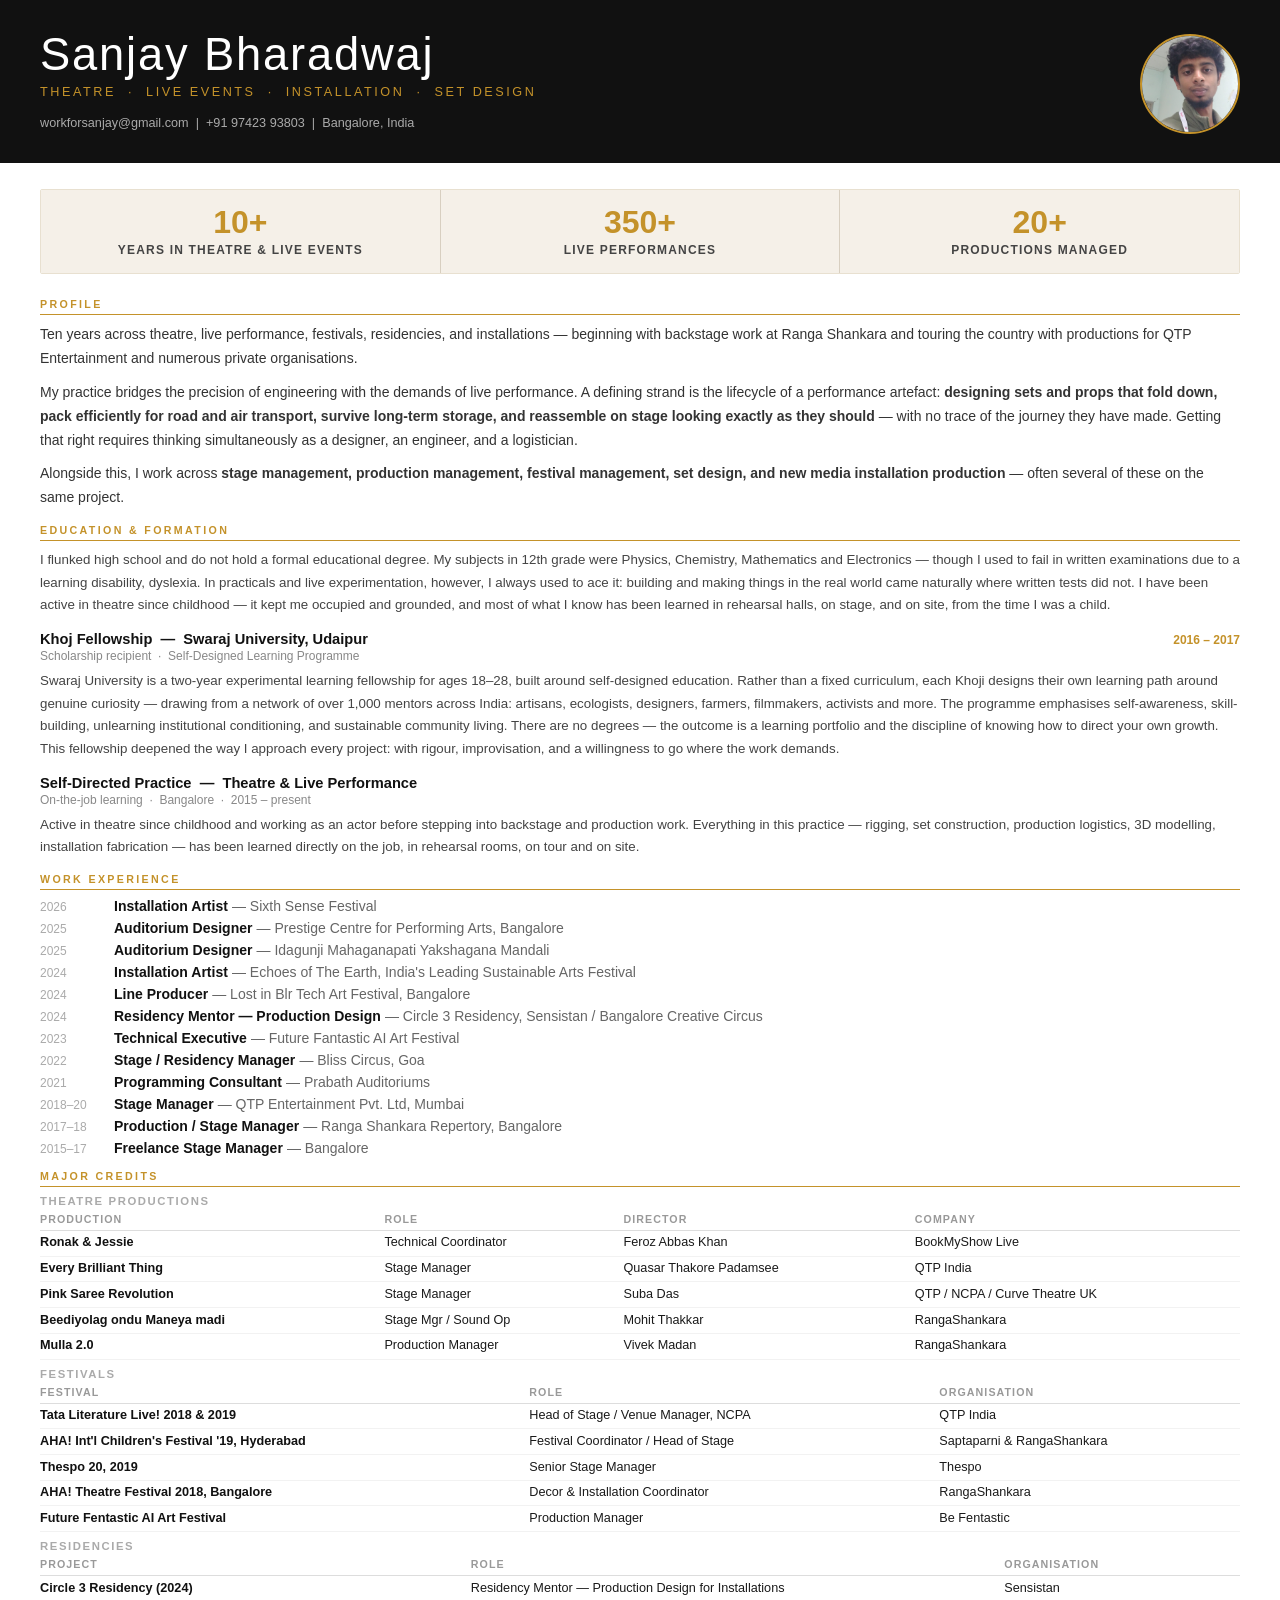
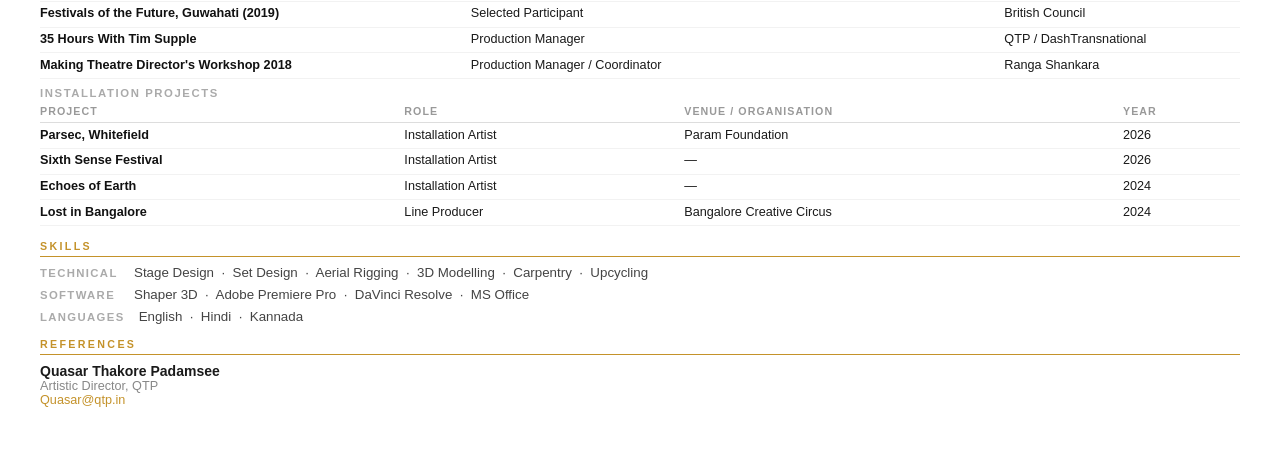
<file: resume.html>
<!DOCTYPE html>
<html lang="en">
<head>
<meta charset="UTF-8">
<title>Sanjay Bharadwaj — CV</title>
<style>
  @page { size: A4; margin: 14mm 16mm; }
  @page :first { margin: 0; }

  *, *::before, *::after { box-sizing: border-box; margin: 0; padding: 0; }

  body {
    font-family: 'Segoe UI', 'Helvetica Neue', Arial, sans-serif;
    font-size: 11pt;
    color: #1a1a1a;
    background: #fff;
    -webkit-print-color-adjust: exact;
    print-color-adjust: exact;
  }

  /* ── HEADER ── */
  .header {
    background: #111;
    color: #fff;
    padding: 32px 40px 28px;
    display: flex;
    justify-content: space-between;
    align-items: center;
  }
  .header h1 {
    font-size: 34pt;
    font-weight: 300;
    letter-spacing: 0.04em;
    line-height: 1;
  }
  .header .tagline {
    font-size: 9.5pt;
    color: #c4922a;
    letter-spacing: 0.2em;
    text-transform: uppercase;
    margin-top: 8px;
  }
  .header .contact {
    margin-top: 12px;
    font-size: 9.5pt;
    color: #aaa;
    line-height: 1.9;
  }
  .header .contact a { color: #c4922a; text-decoration: none; }
  .portrait {
    width: 100px;
    height: 100px;
    border-radius: 50%;
    object-fit: cover;
    object-position: 35% center;
    border: 2px solid #c4922a;
    flex-shrink: 0;
  }

  /* ── BODY ── */
  .body { padding: 26px 40px 30px; }

  /* Stats bar */
  .stats {
    display: flex;
    gap: 0;
    margin-bottom: 24px;
    border: 0.5pt solid #e8e0d0;
    border-radius: 2px;
    overflow: hidden;
  }
  .stat {
    flex: 1;
    text-align: center;
    padding: 16px 10px;
    border-right: 0.5pt solid #d8cfc0;
    background: #f5f0e8;
  }
  .stat:last-child { border-right: none; }
  .stat-num {
    font-size: 24pt;
    font-weight: 700;
    color: #c4922a;
    line-height: 1;
  }
  .stat-label {
    font-size: 9pt;
    text-transform: uppercase;
    letter-spacing: 0.1em;
    color: #444;
    margin-top: 5px;
    font-weight: 600;
  }

  /* Section */
  .section { margin-bottom: 14px; }
  .sec-title {
    font-size: 8pt;
    font-weight: 700;
    letter-spacing: 0.22em;
    text-transform: uppercase;
    color: #c4922a;
    padding-bottom: 4px;
    border-bottom: 0.5pt solid #c4922a;
    margin-bottom: 8px;
  }

  /* Profile */
  .profile p {
    font-size: 10.5pt;
    line-height: 1.7;
    color: #333;
  }

  /* Experience */
  .exp-list { display: flex; flex-direction: column; gap: 6px; }
  .exp-item { display: flex; gap: 16px; align-items: baseline; }
  .exp-year {
    font-size: 9pt;
    color: #aaa;
    min-width: 58px;
    flex-shrink: 0;
    padding-top: 1px;
  }
  .exp-role { font-size: 10.5pt; font-weight: 600; color: #111; }
  .exp-org  { font-size: 10.5pt; color: #666; }

  /* Credits */
  .credits-grid { display: grid; grid-template-columns: 1fr 1fr; gap: 20px; }
  table { width: 100%; border-collapse: collapse; font-size: 9.5pt; }
  thead th {
    font-size: 8pt;
    font-weight: 700;
    text-transform: uppercase;
    letter-spacing: 0.1em;
    color: #999;
    text-align: left;
    padding: 0 8px 5px 0;
    border-bottom: 0.5pt solid #ddd;
  }
  td {
    padding: 3.5px 8px 3.5px 0;
    vertical-align: top;
    border-bottom: 0.25pt solid #f2f2f2;
    line-height: 1.4;
  }
  td:last-child { padding-right: 0; }
  td strong { font-weight: 600; color: #111; }

  /* Skills */
  .skills-grid { display: flex; flex-direction: column; gap: 7px; }
  .skill-row { display: flex; gap: 14px; align-items: baseline; }
  .skill-lbl {
    font-size: 8.5pt;
    font-weight: 700;
    text-transform: uppercase;
    letter-spacing: 0.12em;
    color: #aaa;
    min-width: 80px;
    flex-shrink: 0;
  }
  .skill-val { font-size: 10pt; color: #444; }

  /* References */
  .refs-grid { display: grid; grid-template-columns: 1fr 1fr; gap: 20px; }
  .ref-name { font-size: 10.5pt; font-weight: 600; }
  .ref-role { font-size: 9.5pt; color: #888; }
  .ref-email { font-size: 9.5pt; color: #c4922a; }

  /* Divider between sections */
  .divider { border: none; border-top: 0.25pt solid #eee; margin: 4px 0 16px; }
</style>
</head>
<body>

  <!-- ══ HEADER ══ -->
  <div class="header">
    <div>
      <h1>Sanjay Bharadwaj</h1>
      <div class="tagline">Theatre &nbsp;·&nbsp; Live Events &nbsp;·&nbsp; Installation &nbsp;·&nbsp; Set Design</div>
      <div class="contact">
        workforsanjay@gmail.com &nbsp;|&nbsp; +91 97423 93803 &nbsp;|&nbsp; Bangalore, India
      </div>
    </div>
    <img class="portrait" src="Sanjay potrate photo.JPG" alt="Sanjay Bharadwaj" />
  </div>

  <div class="body">

    <!-- STATS -->
    <div class="stats">
      <div class="stat"><div class="stat-num">10+</div><div class="stat-label">Years in Theatre &amp; Live Events</div></div>
      <div class="stat"><div class="stat-num">350+</div><div class="stat-label">Live Performances</div></div>
      <div class="stat"><div class="stat-num">20+</div><div class="stat-label">Productions Managed</div></div>
    </div>

    <!-- PROFILE -->
    <div class="section profile">
      <div class="sec-title">Profile</div>
      <p>
        Ten years across theatre, live performance, festivals, residencies, and installations —
        beginning with backstage work at Ranga Shankara and touring the country with productions
        for QTP Entertainment and numerous private organisations.
      </p>
      <p style="margin-top:10px;">
        My practice bridges the precision of engineering with the demands of live performance.
        A defining strand is the lifecycle of a performance artefact: <strong>designing sets and props
        that fold down, pack efficiently for road and air transport, survive long-term storage,
        and reassemble on stage looking exactly as they should</strong> — with no trace of the
        journey they have made. Getting that right requires thinking simultaneously as a designer,
        an engineer, and a logistician.
      </p>
      <p style="margin-top:10px;">
        Alongside this, I work across <strong>stage management, production management, festival management,
        set design, and new media installation production</strong> — often several of these on the same project.
      </p>
    </div>

    <!-- EDUCATION -->
    <div class="section">
      <div class="sec-title">Education &amp; Formation</div>

      <!-- Schooling + dyslexia -->
      <div style="margin-bottom:14px;">
        <p style="font-size:10pt; line-height:1.7; color:#444;">
          I flunked high school and do not hold a formal educational degree. My subjects in
          12th grade were Physics, Chemistry, Mathematics and Electronics — though I used to
          fail in written examinations due to a learning disability, dyslexia. In practicals
          and live experimentation, however, I always used to ace it: building and making
          things in the real world came naturally where written tests did not.
          I have been active in theatre since childhood — it kept me occupied and grounded,
          and most of what I know has been learned in rehearsal halls, on stage, and on site,
          from the time I was a child.
        </p>
      </div>

      <!-- Swaraj University -->
      <div style="margin-bottom:14px;">
        <div style="display:flex; justify-content:space-between; align-items:baseline;">
          <span style="font-size:11pt; font-weight:600; color:#111;">Khoj Fellowship &nbsp;—&nbsp; Swaraj University, Udaipur</span>
          <span style="font-size:9pt; color:#c4922a; font-weight:600;">2016 – 2017</span>
        </div>
        <div style="font-size:9pt; color:#888; margin-top:2px; margin-bottom:7px;">Scholarship recipient &nbsp;·&nbsp; Self-Designed Learning Programme</div>
        <p style="font-size:10pt; line-height:1.7; color:#444;">
          Swaraj University is a two-year experimental learning fellowship for ages 18–28,
          built around self-designed education. Rather than a fixed curriculum, each Khoji
          designs their own learning path around genuine curiosity — drawing from a network
          of over 1,000 mentors across India: artisans, ecologists, designers, farmers,
          filmmakers, activists and more. The programme emphasises self-awareness,
          skill-building, unlearning institutional conditioning, and sustainable community living.
          There are no degrees — the outcome is a learning portfolio and the discipline of
          knowing how to direct your own growth. This fellowship deepened the way I approach
          every project: with rigour, improvisation, and a willingness to go where the work demands.
        </p>
      </div>

      <!-- Self-directed practice -->
      <div>
        <div style="font-size:11pt; font-weight:600; color:#111;">Self-Directed Practice &nbsp;—&nbsp; Theatre &amp; Live Performance</div>
        <div style="font-size:9pt; color:#888; margin-top:2px; margin-bottom:7px;">On-the-job learning &nbsp;·&nbsp; Bangalore &nbsp;·&nbsp; 2015 – present</div>
        <p style="font-size:10pt; line-height:1.7; color:#444;">
          Active in theatre since childhood and working as an actor before stepping into
          backstage and production work. Everything in this practice — rigging, set construction,
          production logistics, 3D modelling, installation fabrication — has been learned
          directly on the job, in rehearsal rooms, on tour and on site.
        </p>
      </div>

    </div>

    <!-- EXPERIENCE -->
    <div class="section">
      <div class="sec-title">Work Experience</div>
      <div class="exp-list">
        <div class="exp-item"><div class="exp-year">2026</div><div><span class="exp-role">Installation Artist</span> <span class="exp-org">— Sixth Sense Festival</span></div></div>
        <div class="exp-item"><div class="exp-year">2025</div><div><span class="exp-role">Auditorium Designer</span> <span class="exp-org">— Prestige Centre for Performing Arts, Bangalore</span></div></div>
        <div class="exp-item"><div class="exp-year">2025</div><div><span class="exp-role">Auditorium Designer</span> <span class="exp-org">— Idagunji Mahaganapati Yakshagana Mandali</span></div></div>
        <div class="exp-item"><div class="exp-year">2024</div><div><span class="exp-role">Installation Artist</span> <span class="exp-org">— Echoes of The Earth, India's Leading Sustainable Arts Festival</span></div></div>
        <div class="exp-item"><div class="exp-year">2024</div><div><span class="exp-role">Line Producer</span> <span class="exp-org">— Lost in Blr Tech Art Festival, Bangalore</span></div></div>
        <div class="exp-item"><div class="exp-year">2024</div><div><span class="exp-role">Residency Mentor — Production Design</span> <span class="exp-org">— Circle 3 Residency, Sensistan / Bangalore Creative Circus</span></div></div>
        <div class="exp-item"><div class="exp-year">2023</div><div><span class="exp-role">Technical Executive</span> <span class="exp-org">— Future Fantastic AI Art Festival</span></div></div>
        <div class="exp-item"><div class="exp-year">2022</div><div><span class="exp-role">Stage / Residency Manager</span> <span class="exp-org">— Bliss Circus, Goa</span></div></div>
        <div class="exp-item"><div class="exp-year">2021</div><div><span class="exp-role">Programming Consultant</span> <span class="exp-org">— Prabath Auditoriums</span></div></div>
        <div class="exp-item"><div class="exp-year">2018–20</div><div><span class="exp-role">Stage Manager</span> <span class="exp-org">— QTP Entertainment Pvt. Ltd, Mumbai</span></div></div>
        <div class="exp-item"><div class="exp-year">2017–18</div><div><span class="exp-role">Production / Stage Manager</span> <span class="exp-org">— Ranga Shankara Repertory, Bangalore</span></div></div>
        <div class="exp-item"><div class="exp-year">2015–17</div><div><span class="exp-role">Freelance Stage Manager</span> <span class="exp-org">— Bangalore</span></div></div>
      </div>
    </div>

    <!-- CREDITS -->
    <div class="section">
      <div class="sec-title">Major Credits</div>

      <!-- Theatre -->
      <div style="margin-bottom:8px;">
        <div style="font-size:8.5pt;font-weight:700;text-transform:uppercase;letter-spacing:0.14em;color:#aaa;margin-bottom:6px;">Theatre Productions</div>
        <table>
          <thead><tr><th>Production</th><th>Role</th><th>Director</th><th>Company</th></tr></thead>
          <tbody>
            <tr><td><strong>Ronak &amp; Jessie</strong></td><td>Technical Coordinator</td><td>Feroz Abbas Khan</td><td>BookMyShow Live</td></tr>
            <tr><td><strong>Every Brilliant Thing</strong></td><td>Stage Manager</td><td>Quasar Thakore Padamsee</td><td>QTP India</td></tr>
            <tr><td><strong>Pink Saree Revolution</strong></td><td>Stage Manager</td><td>Suba Das</td><td>QTP / NCPA / Curve Theatre UK</td></tr>
            <tr><td><strong>Beediyolag ondu Maneya madi</strong></td><td>Stage Mgr / Sound Op</td><td>Mohit Thakkar</td><td>RangaShankara</td></tr>
            <tr><td><strong>Mulla 2.0</strong></td><td>Production Manager</td><td>Vivek Madan</td><td>RangaShankara</td></tr>
          </tbody>
        </table>
      </div>

      <!-- Festivals -->
      <div style="margin-bottom:8px;">
        <div style="font-size:8.5pt;font-weight:700;text-transform:uppercase;letter-spacing:0.14em;color:#aaa;margin-bottom:6px;">Festivals</div>
        <table>
          <thead><tr><th>Festival</th><th>Role</th><th>Organisation</th></tr></thead>
          <tbody>
            <tr><td><strong>Tata Literature Live! 2018 &amp; 2019</strong></td><td>Head of Stage / Venue Manager, NCPA</td><td>QTP India</td></tr>
            <tr><td><strong>AHA! Int'l Children's Festival '19, Hyderabad</strong></td><td>Festival Coordinator / Head of Stage</td><td>Saptaparni &amp; RangaShankara</td></tr>
            <tr><td><strong>Thespo 20, 2019</strong></td><td>Senior Stage Manager</td><td>Thespo</td></tr>
            <tr><td><strong>AHA! Theatre Festival 2018, Bangalore</strong></td><td>Decor &amp; Installation Coordinator</td><td>RangaShankara</td></tr>
            <tr><td><strong>Future Fentastic AI Art Festival</strong></td><td>Production Manager</td><td>Be Fentastic</td></tr>
          </tbody>
        </table>
      </div>

      <!-- Residencies -->
      <div style="margin-bottom:8px;">
        <div style="font-size:8.5pt;font-weight:700;text-transform:uppercase;letter-spacing:0.14em;color:#aaa;margin-bottom:6px;">Residencies</div>
        <table>
          <thead><tr><th>Project</th><th>Role</th><th>Organisation</th></tr></thead>
          <tbody>
            <tr><td><strong>Circle 3 Residency (2024)</strong></td><td>Residency Mentor — Production Design for Installations</td><td>Sensistan</td></tr>
            <tr><td><strong>Festivals of the Future, Guwahati (2019)</strong></td><td>Selected Participant</td><td>British Council</td></tr>
            <tr><td><strong>35 Hours With Tim Supple</strong></td><td>Production Manager</td><td>QTP / DashTransnational</td></tr>
            <tr><td><strong>Making Theatre Director's Workshop 2018</strong></td><td>Production Manager / Coordinator</td><td>Ranga Shankara</td></tr>
          </tbody>
        </table>
      </div>

      <!-- Installation Projects -->
      <div>
        <div style="font-size:8.5pt;font-weight:700;text-transform:uppercase;letter-spacing:0.14em;color:#aaa;margin-bottom:6px;">Installation Projects</div>
        <table>
          <thead><tr><th>Project</th><th>Role</th><th>Venue / Organisation</th><th>Year</th></tr></thead>
          <tbody>
            <tr><td><strong>Parsec, Whitefield</strong></td><td>Installation Artist</td><td>Param Foundation</td><td>2026</td></tr>
            <tr><td><strong>Sixth Sense Festival</strong></td><td>Installation Artist</td><td>—</td><td>2026</td></tr>
            <tr><td><strong>Echoes of Earth</strong></td><td>Installation Artist</td><td>—</td><td>2024</td></tr>
            <tr><td><strong>Lost in Bangalore</strong></td><td>Line Producer</td><td>Bangalore Creative Circus</td><td>2024</td></tr>

          </tbody>
        </table>
      </div>

    </div>

    <!-- SKILLS -->
    <div class="section">
      <div class="sec-title">Skills</div>
      <div class="skills-grid">
        <div class="skill-row">
          <div class="skill-lbl">Technical</div>
          <div class="skill-val">Stage Design &nbsp;·&nbsp; Set Design &nbsp;·&nbsp; Aerial Rigging &nbsp;·&nbsp; 3D Modelling &nbsp;·&nbsp; Carpentry &nbsp;·&nbsp; Upcycling</div>
        </div>
        <div class="skill-row">
          <div class="skill-lbl">Software</div>
          <div class="skill-val">Shaper 3D &nbsp;·&nbsp; Adobe Premiere Pro &nbsp;·&nbsp; DaVinci Resolve &nbsp;·&nbsp; MS Office</div>
        </div>
        <div class="skill-row">
          <div class="skill-lbl">Languages</div>
          <div class="skill-val">English &nbsp;·&nbsp; Hindi &nbsp;·&nbsp; Kannada</div>
        </div>
      </div>
    </div>

    <!-- REFERENCES -->
    <div class="section">
      <div class="sec-title">References</div>
      <div class="refs-grid">
        <div>
          <div class="ref-name">Quasar Thakore Padamsee</div>
          <div class="ref-role">Artistic Director, QTP</div>
          <div class="ref-email">Quasar@qtp.in</div>
        </div>
      </div>
    </div>

  </div><!-- /body -->

</body>
</html>
</file>
